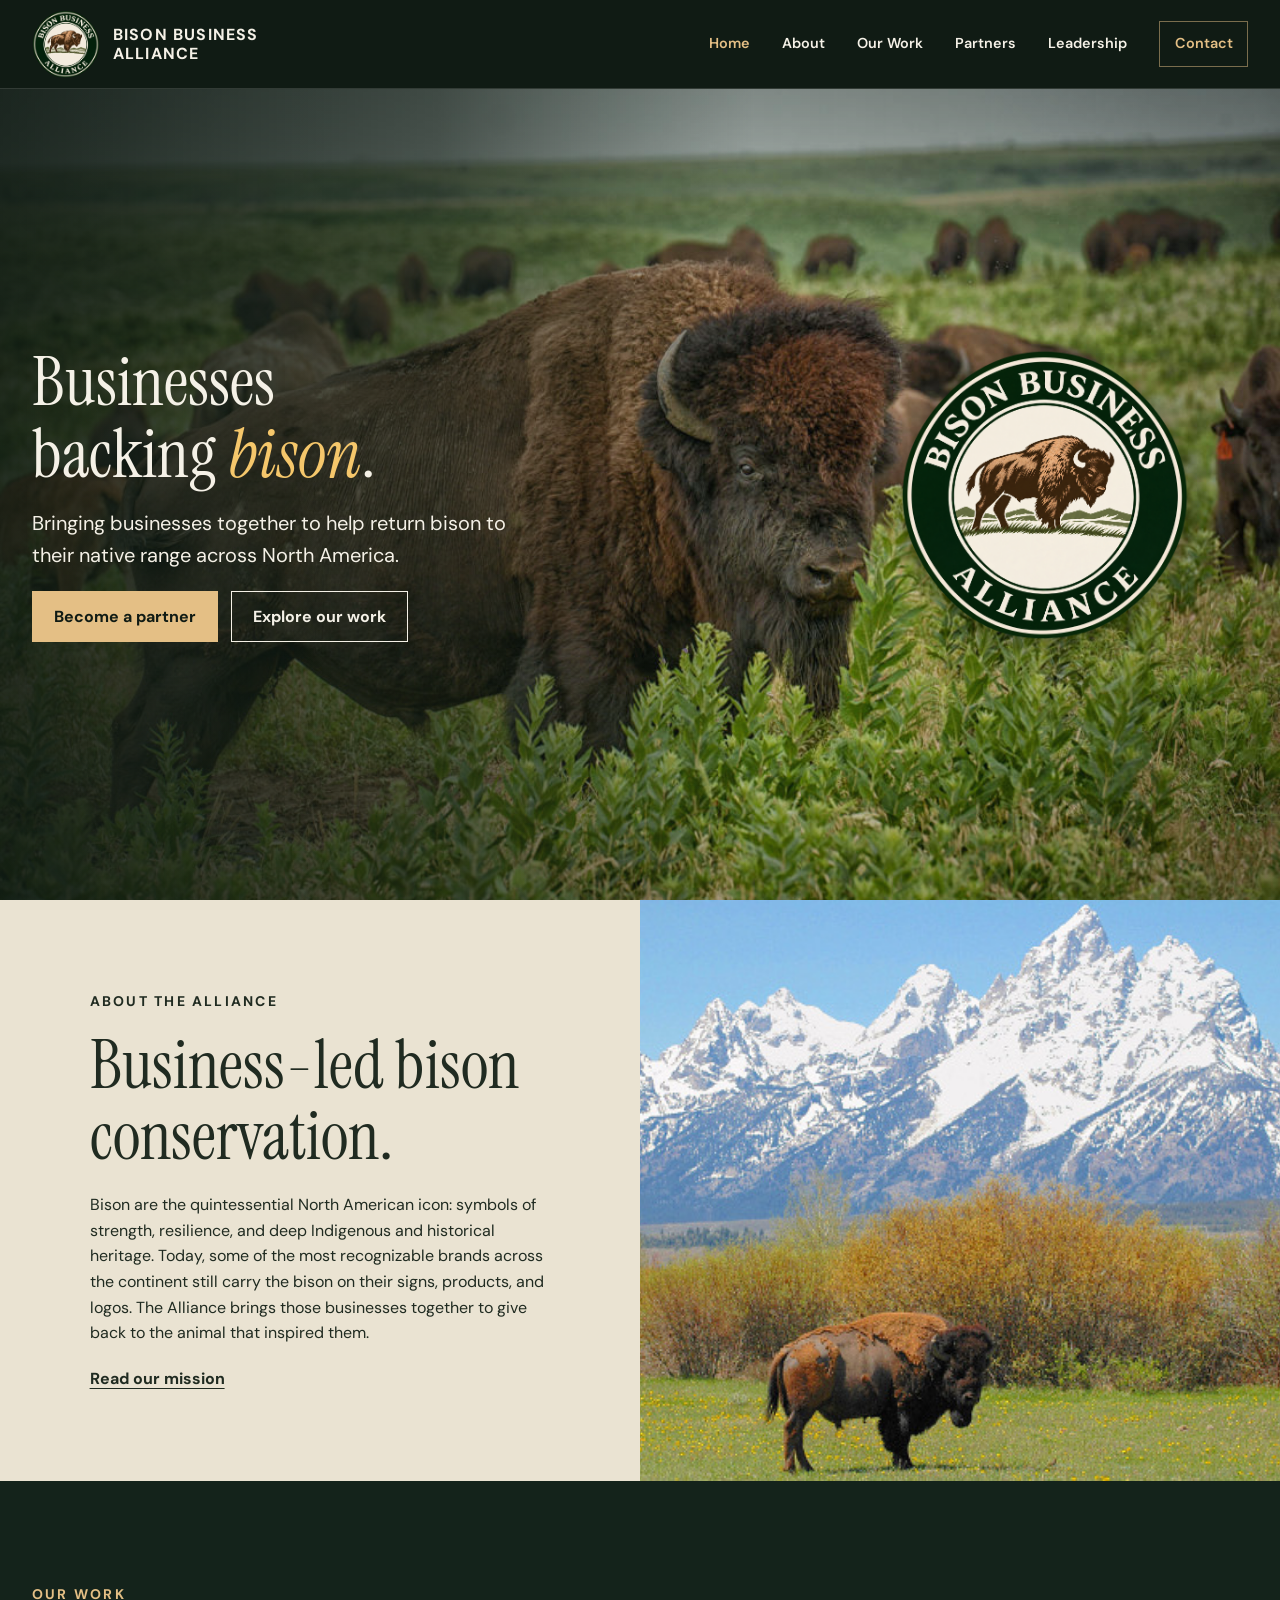
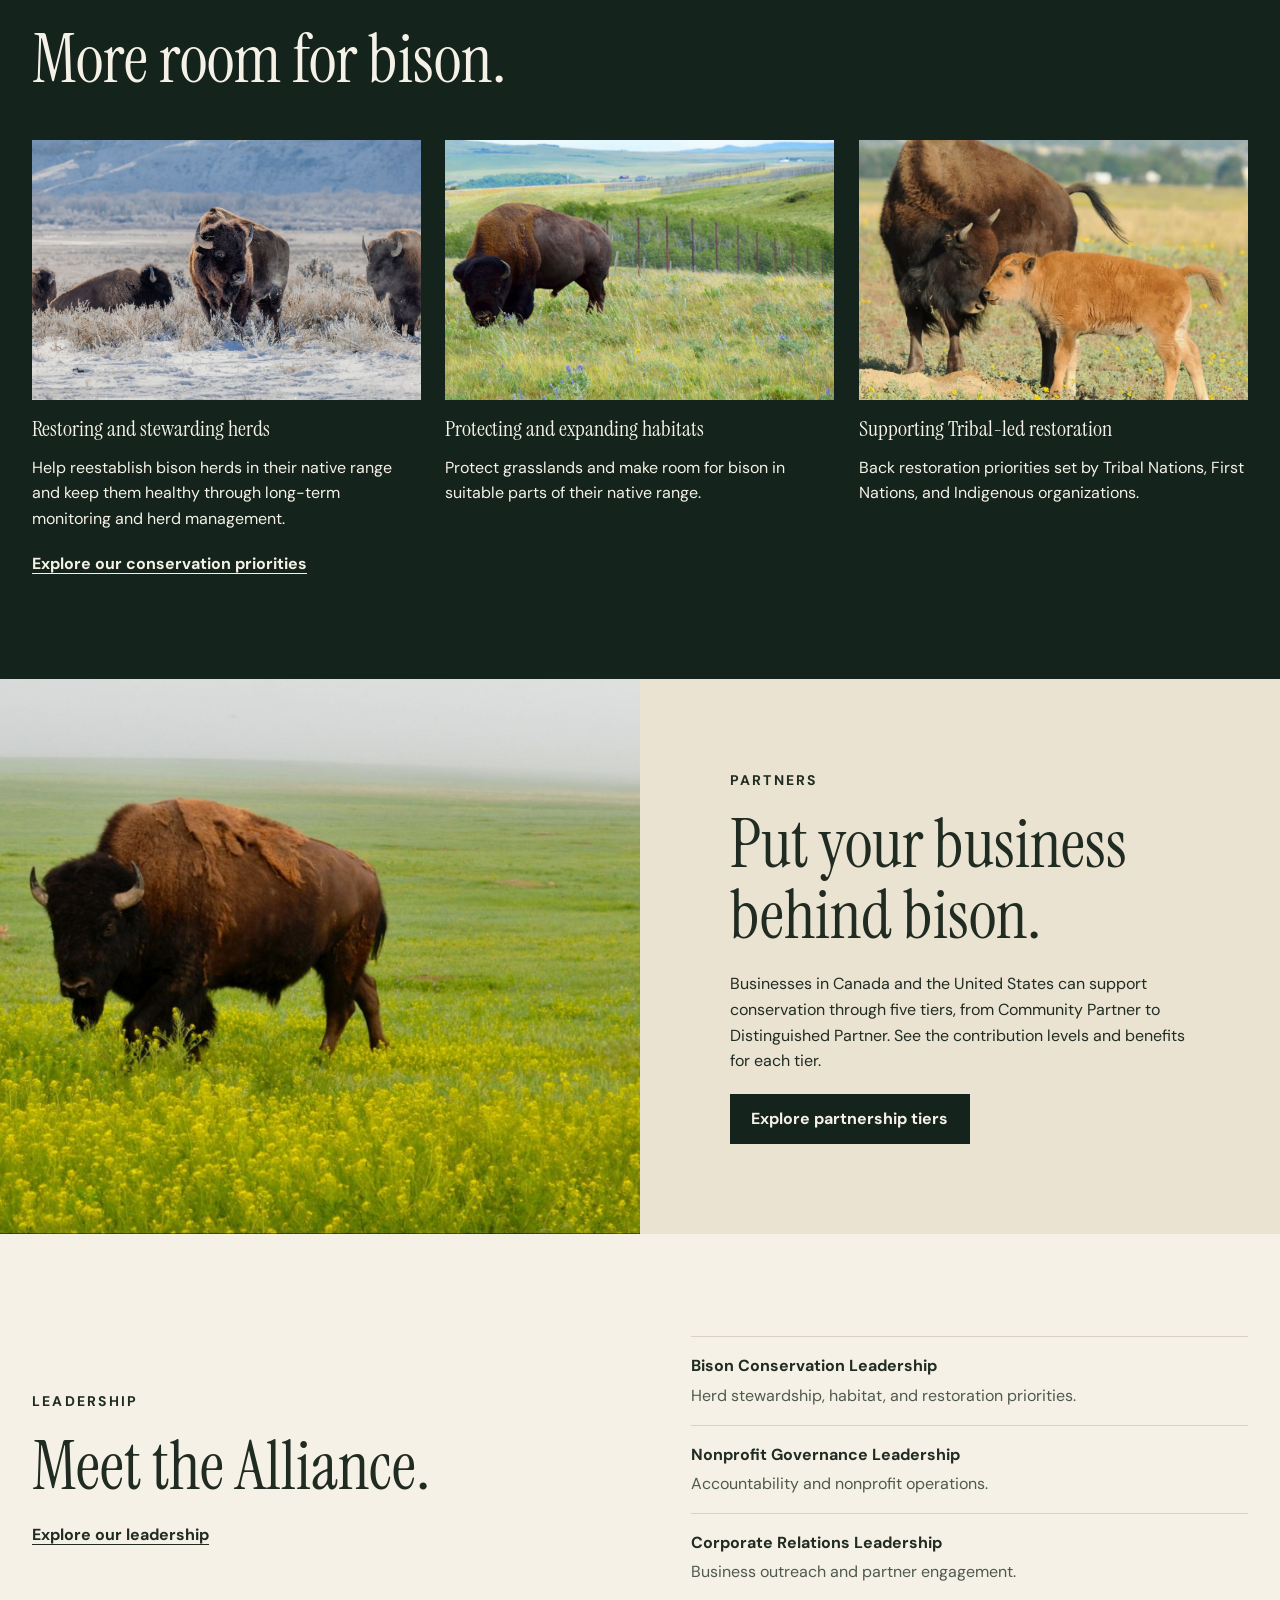
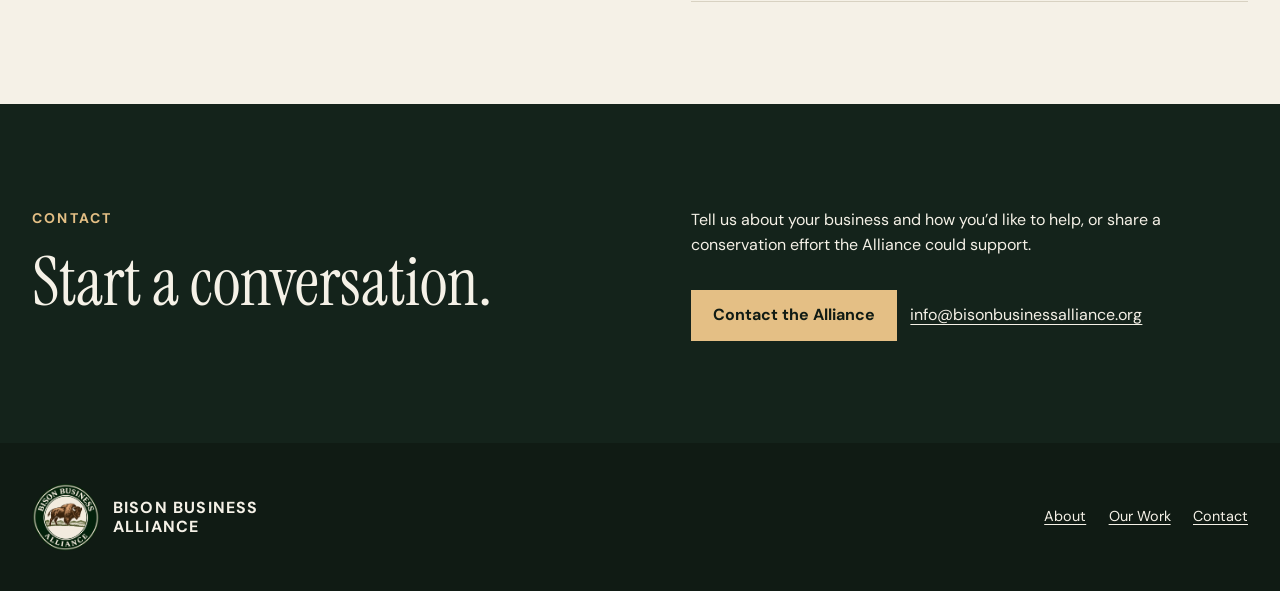
<file: index.html>
<!doctype html>
<html lang="en">
<head>
  <meta charset="utf-8">
  <meta name="viewport" content="width=device-width, initial-scale=1">
  <meta name="description" content="Businesses in Canada and the United States working together for bison conservation.">
  <meta name="theme-color" content="#101b14">
  <title>Bison Business Alliance | Businesses for Bison</title>
  <link rel="icon" href="emblem.png" type="image/png">
  <link rel="stylesheet" href="styles.css?v=work-titles">
  
</head>
<body>
  <a class="skip" href="#main">Skip to content</a>
  <header class="site-header">
    <div class="wrap header-inner">
      <a class="wordmark" href="index.html"><img src="emblem.png" width="68" height="68" alt=""><span>Bison Business<br>Alliance</span></a>
      <nav aria-label="Main navigation"><a href="index.html" aria-current="page">Home</a><a href="mission.html">About</a><a href="conservation.html">Our Work</a><a href="businesses.html">Partners</a><a href="leadership.html">Leadership</a><a href="contact.html" class="nav-cta">Contact</a></nav>
    </div>
  </header>
  <main id="main">
    <section class="hero" aria-labelledby="hero-title">
      <div class="wrap hero-inner">
        <div class="hero-copy">
          <h1 id="hero-title">Businesses backing <em>bison</em>.</h1>
          <p>Bringing businesses together to help return bison to their native range across North America.</p>
          <div class="actions">
            <a class="button" href="businesses.html">Become a partner</a>
            <a class="button outline" href="conservation.html">Explore our work</a>
          </div>
        </div>
        <img class="hero-seal" src="emblem.png" alt="" width="240" height="240" fetchpriority="high">
      </div>
    </section>

    <section class="feature band" id="about" aria-labelledby="home-about-title">
      <div class="feature-text">
        <span class="eyebrow">About the Alliance</span>
        <h2 id="home-about-title">Business-led bison conservation.</h2>
        <p>Bison are the quintessential North American icon: symbols of strength, resilience, and deep Indigenous and historical heritage. Today, some of the most recognizable brands across the continent still carry the bison on their signs, products, and logos. The Alliance brings those businesses together to give back to the animal that inspired them.</p>
        <a class="text-link" href="mission.html">Read our mission</a>
      </div>
      <img class="feature-photo" src="bison-by-mountains.jpg" alt="A bison grazing below snowy mountain peaks" width="638" height="362" loading="lazy">
    </section>

    <section class="section dark" id="our-work" aria-labelledby="home-work-title">
      <div class="wrap">
        <span class="eyebrow">Our Work</span>
        <h2 id="home-work-title">More room for bison.</h2>
        <div class="cards home-priorities">
          <article class="card">
            <div class="priority-image">
              <img class="priority-photo" src="bison-on-winter-range.jpg" alt="Bison standing and resting on snowy open range" width="1600" height="800" loading="lazy">
            </div>
            <h3>Restoring and stewarding herds</h3>
            <p>Help reestablish bison herds in their native range and keep them healthy through long-term monitoring and herd management.</p>
          </article>
          <article class="card">
            <div class="priority-image">
              <img class="priority-photo grazing-photo" src="bison-grazing.jpg" alt="A bison grazing among prairie wildflowers" width="2048" height="1512" loading="lazy">
            </div>
            <h3>Protecting and expanding habitats</h3>
            <p>Protect grasslands and make room for bison in suitable parts of their native range.</p>
          </article>
          <article class="card">
            <div class="priority-image">
              <img class="priority-photo" src="bison-with-calf.jpg" alt="An adult bison touching noses with a calf" width="1024" height="775" loading="lazy">
            </div>
            <h3>Supporting Tribal-led restoration</h3>
            <p>Back restoration priorities set by Tribal Nations, First Nations, and Indigenous organizations.</p>
          </article>
        </div>
        <a class="text-link" href="conservation.html">Explore our conservation priorities</a>
      </div>
    </section>

    <section class="feature band" id="partners" aria-labelledby="home-partners-title">
      <img class="feature-photo" src="bison-in-field.jpg" alt="A bison standing in a field of yellow wildflowers" width="1999" height="1290" loading="lazy">
      <div class="feature-text">
        <span class="eyebrow">Partners</span>
        <h2 id="home-partners-title">Put your business behind bison.</h2>
        <p>Businesses in Canada and the United States can support conservation through five tiers, from Community Partner to Distinguished Partner. See the contribution levels and benefits for each tier.</p>
        <a class="button forest text-link" href="businesses.html">Explore partnership tiers</a>
      </div>
    </section>

    <section class="section" id="leadership" aria-labelledby="home-leadership-title">
      <div class="wrap split home-leadership">
        <div>
          <span class="eyebrow">Leadership</span>
          <h2 id="home-leadership-title">Meet the Alliance.</h2>
          <a class="text-link" href="leadership.html">Explore our leadership</a>
        </div>
        <ul class="home-leadership-list">
          <li><strong>Bison Conservation Leadership</strong><p>Herd stewardship, habitat, and restoration priorities.</p></li>
          <li><strong>Nonprofit Governance Leadership</strong><p>Accountability and nonprofit operations.</p></li>
          <li><strong>Corporate Relations Leadership</strong><p>Business outreach and partner engagement.</p></li>
        </ul>
      </div>
    </section>

    <section class="section dark" id="contact" aria-labelledby="home-contact-title">
      <div class="wrap split">
        <div>
          <span class="eyebrow">Contact</span>
          <h2 id="home-contact-title">Start a conversation.</h2>
        </div>
        <div>
          <p>Tell us about your business and how you’d like to help, or share a conservation effort the Alliance could support.</p>
          <div class="actions">
            <a class="button" href="contact.html">Contact the Alliance</a>
            <a class="email-link home-contact-email" href="mailto:info@bisonbusinessalliance.org">info@bisonbusinessalliance.org</a>
          </div>
        </div>
      </div>
    </section>
  </main>
  <footer class="site-footer">
    <div class="wrap footer-inner">
      <a class="wordmark" href="index.html"><img src="emblem.png" width="68" height="68" alt=""><span>Bison Business<br>Alliance</span></a>
      <div class="footer-links">
        <a href="mission.html">About</a>
        <a href="conservation.html">Our Work</a>
        <a href="contact.html">Contact</a>
      </div>
    </div>
  </footer>
</body>
</html>
</file>
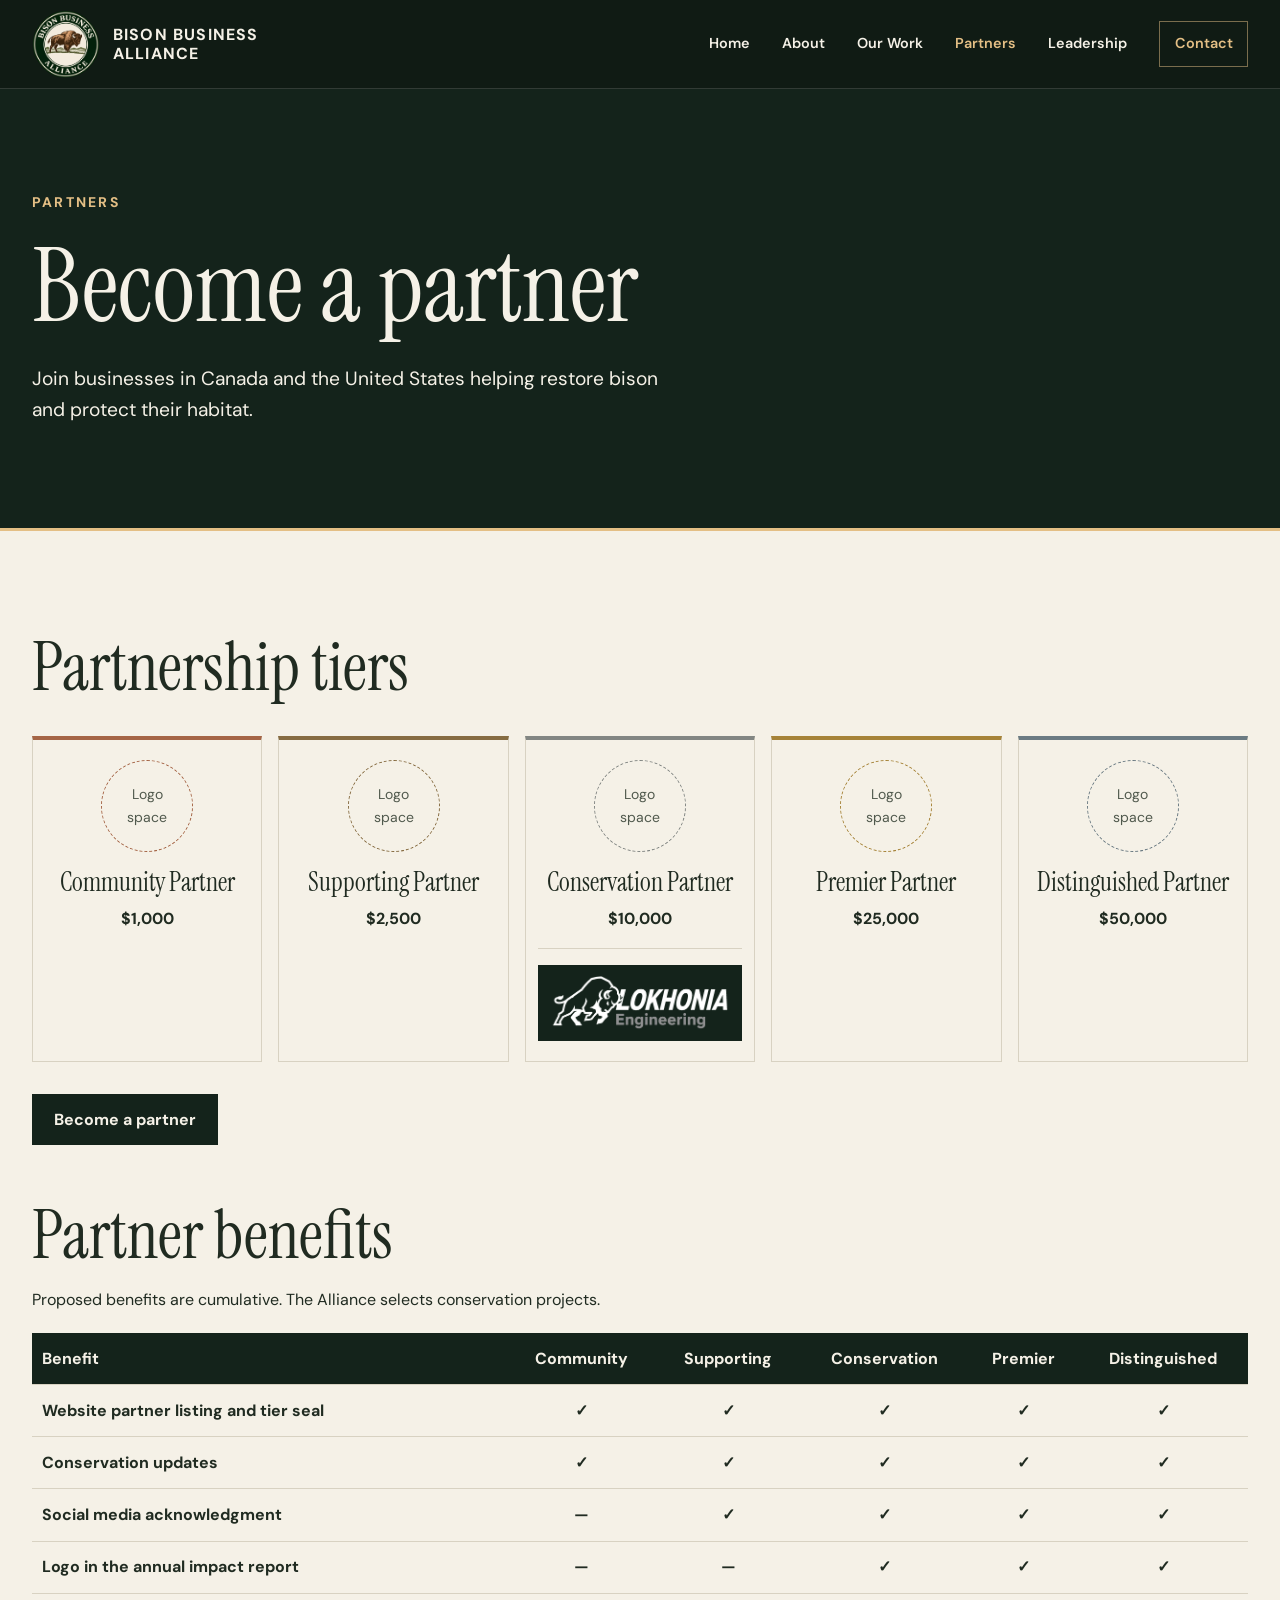
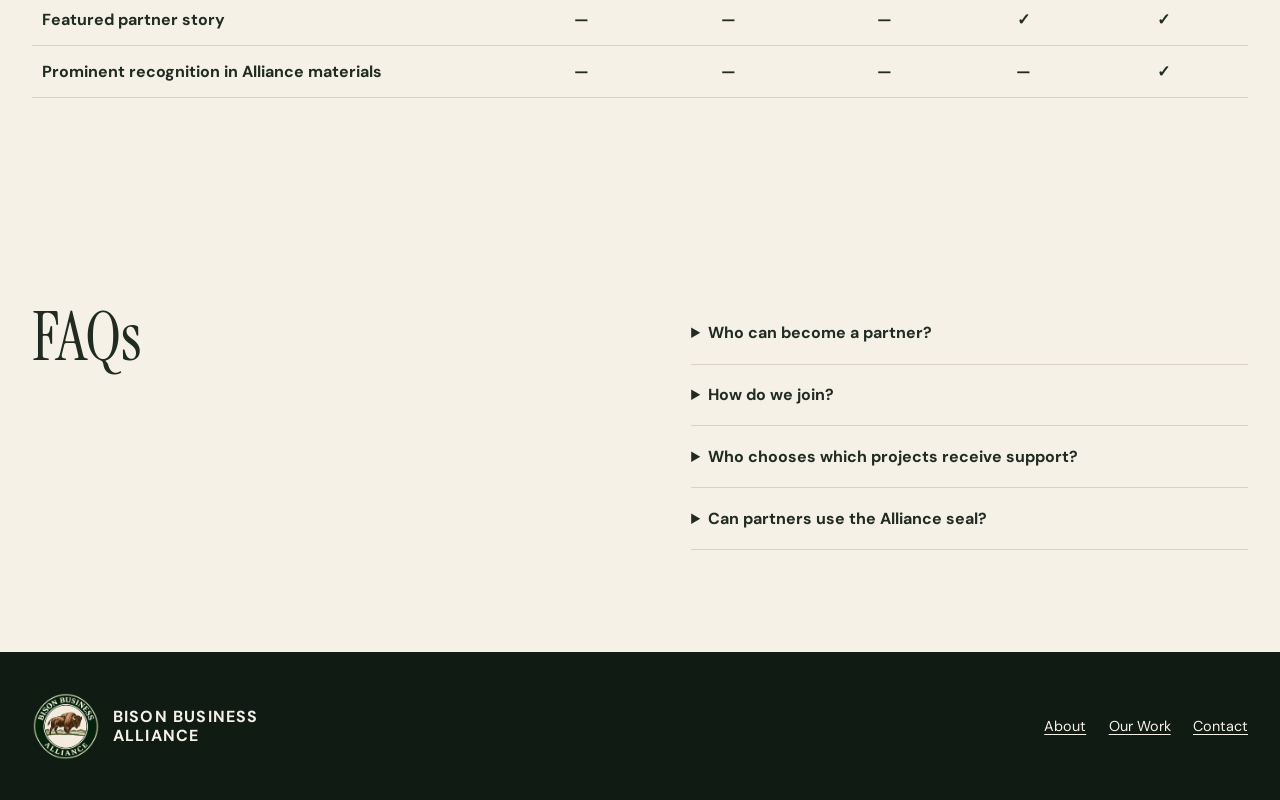
<file: businesses.html>
<!doctype html>
<html lang="en">
<head>
  <meta charset="utf-8">
  <meta name="viewport" content="width=device-width, initial-scale=1">
  <meta name="description" content="Five partnership tiers, a benefits checklist, and ways for businesses to join the Alliance.">
  <meta name="theme-color" content="#101b14">
  <title>Partners | Bison Business Alliance</title>
  <link rel="icon" href="emblem.png" type="image/png">
  <link rel="stylesheet" href="styles.css">
  
</head>
<body>
  <a class="skip" href="#main">Skip to content</a>
  <header class="site-header">
    <div class="wrap header-inner">
      <a class="wordmark" href="index.html"><img src="emblem.png" width="68" height="68" alt=""><span>Bison Business<br>Alliance</span></a>
      <nav aria-label="Main navigation"><a href="index.html">Home</a><a href="mission.html">About</a><a href="conservation.html">Our Work</a><a href="businesses.html" aria-current="page">Partners</a><a href="leadership.html">Leadership</a><a href="contact.html" class="nav-cta">Contact</a></nav>
    </div>
  </header>
  <main id="main">
    <section class="page-head"><div class="wrap">
      <span class="eyebrow">Partners</span>
      <h1>Become a partner</h1>
      <p>Join businesses in Canada and the United States helping restore bison and protect their habitat.</p>
    </div></section>
    <section class="section"><div class="wrap">
      <h2>Partnership tiers</h2>
      <div class="tier-grid">
          <article class="tier-card copper">
            <!-- Replace this div with an img using the tier-logo class. -->
            <div class="tier-logo" data-tier="community">Logo space</div>
            <h3>Community Partner</h3>
            <p class="tier-amount">$1,000</p>
          </article>
          <article class="tier-card bronze">
            <!-- Replace this div with an img using the tier-logo class. -->
            <div class="tier-logo" data-tier="supporting">Logo space</div>
            <h3>Supporting Partner</h3>
            <p class="tier-amount">$2,500</p>
          </article>
          <article class="tier-card silver">
            <!-- Replace this div with an img using the tier-logo class. -->
            <div class="tier-logo" data-tier="conservation">Logo space</div>
            <h3>Conservation Partner</h3>
            <p class="tier-amount">$10,000</p>
            <div class="tier-partners">
              <a class="tier-partner-logo" href="https://lokhoniaengineering.com/">
                <img src="lokhonia-engineering.png" width="1536" height="465" loading="lazy" alt="Lokhonia Engineering">
              </a>
            </div>
          </article>
          <article class="tier-card gold">
            <!-- Replace this div with an img using the tier-logo class. -->
            <div class="tier-logo" data-tier="premier">Logo space</div>
            <h3>Premier Partner</h3>
            <p class="tier-amount">$25,000</p>
          </article>
          <article class="tier-card platinum">
            <!-- Replace this div with an img using the tier-logo class. -->
            <div class="tier-logo" data-tier="distinguished">Logo space</div>
            <h3>Distinguished Partner</h3>
            <p class="tier-amount">$50,000</p>
          </article>
      </div>
      <div class="actions"><a class="button forest" href="contact.html?interest=business">Become a partner</a></div>
      <h2 class="benefit-title" id="benefits">Partner benefits</h2>
      <p class="section-intro">Proposed benefits are cumulative. The Alliance selects conservation projects.</p>
      <div class="table-wrap" role="region" aria-labelledby="benefits" tabindex="0">
        <table>
          <thead><tr><th scope="col">Benefit</th><th scope="col">Community</th><th scope="col">Supporting</th><th scope="col">Conservation</th><th scope="col">Premier</th><th scope="col">Distinguished</th></tr></thead>
          <tbody>
              <tr><th scope="row">Website partner listing and tier seal</th><td><span aria-hidden="true">✓</span><span class="sr-only">Included</span></td><td><span aria-hidden="true">✓</span><span class="sr-only">Included</span></td><td><span aria-hidden="true">✓</span><span class="sr-only">Included</span></td><td><span aria-hidden="true">✓</span><span class="sr-only">Included</span></td><td><span aria-hidden="true">✓</span><span class="sr-only">Included</span></td></tr>
              <tr><th scope="row">Conservation updates</th><td><span aria-hidden="true">✓</span><span class="sr-only">Included</span></td><td><span aria-hidden="true">✓</span><span class="sr-only">Included</span></td><td><span aria-hidden="true">✓</span><span class="sr-only">Included</span></td><td><span aria-hidden="true">✓</span><span class="sr-only">Included</span></td><td><span aria-hidden="true">✓</span><span class="sr-only">Included</span></td></tr>
              <tr><th scope="row">Social media acknowledgment</th><td><span aria-hidden="true">—</span><span class="sr-only">Unavailable</span></td><td><span aria-hidden="true">✓</span><span class="sr-only">Included</span></td><td><span aria-hidden="true">✓</span><span class="sr-only">Included</span></td><td><span aria-hidden="true">✓</span><span class="sr-only">Included</span></td><td><span aria-hidden="true">✓</span><span class="sr-only">Included</span></td></tr>
              <tr><th scope="row">Logo in the annual impact report</th><td><span aria-hidden="true">—</span><span class="sr-only">Unavailable</span></td><td><span aria-hidden="true">—</span><span class="sr-only">Unavailable</span></td><td><span aria-hidden="true">✓</span><span class="sr-only">Included</span></td><td><span aria-hidden="true">✓</span><span class="sr-only">Included</span></td><td><span aria-hidden="true">✓</span><span class="sr-only">Included</span></td></tr>
              <tr><th scope="row">Featured partner story</th><td><span aria-hidden="true">—</span><span class="sr-only">Unavailable</span></td><td><span aria-hidden="true">—</span><span class="sr-only">Unavailable</span></td><td><span aria-hidden="true">—</span><span class="sr-only">Unavailable</span></td><td><span aria-hidden="true">✓</span><span class="sr-only">Included</span></td><td><span aria-hidden="true">✓</span><span class="sr-only">Included</span></td></tr>
              <tr><th scope="row">Prominent recognition in Alliance materials</th><td><span aria-hidden="true">—</span><span class="sr-only">Unavailable</span></td><td><span aria-hidden="true">—</span><span class="sr-only">Unavailable</span></td><td><span aria-hidden="true">—</span><span class="sr-only">Unavailable</span></td><td><span aria-hidden="true">—</span><span class="sr-only">Unavailable</span></td><td><span aria-hidden="true">✓</span><span class="sr-only">Included</span></td></tr>
          </tbody>
        </table>
      </div>
    </div></section>
    <section class="section"><div class="wrap split">
      <h2>FAQs</h2>
      <div>
        <details><summary>Who can become a partner?</summary><p>We welcome businesses in Canada and the United States that want to support bison conservation.</p></details>
        <details><summary>How do we join?</summary><p>Contact us with your business name and the tier you’re interested in. We’ll follow up with participation details.</p></details>
        <details><summary>Who chooses which projects receive support?</summary><p>The Alliance selects projects in consultation with the people leading the conservation work. Partner tiers determine recognition and benefits.</p></details>
        <details><summary>Can partners use the Alliance seal?</summary><p>Tier-specific seals are included in the proposed benefits. Contact the Alliance for approved artwork and usage guidelines.</p></details>
      </div>
    </div></section>
  </main>
  <footer class="site-footer">
    <div class="wrap footer-inner">
      <a class="wordmark" href="index.html"><img src="emblem.png" width="68" height="68" alt=""><span>Bison Business<br>Alliance</span></a>
      <div class="footer-links">
        <a href="mission.html">About</a>
        <a href="conservation.html">Our Work</a>
        <a href="contact.html">Contact</a>
      </div>
    </div>
  </footer>
</body>
</html>
</file>
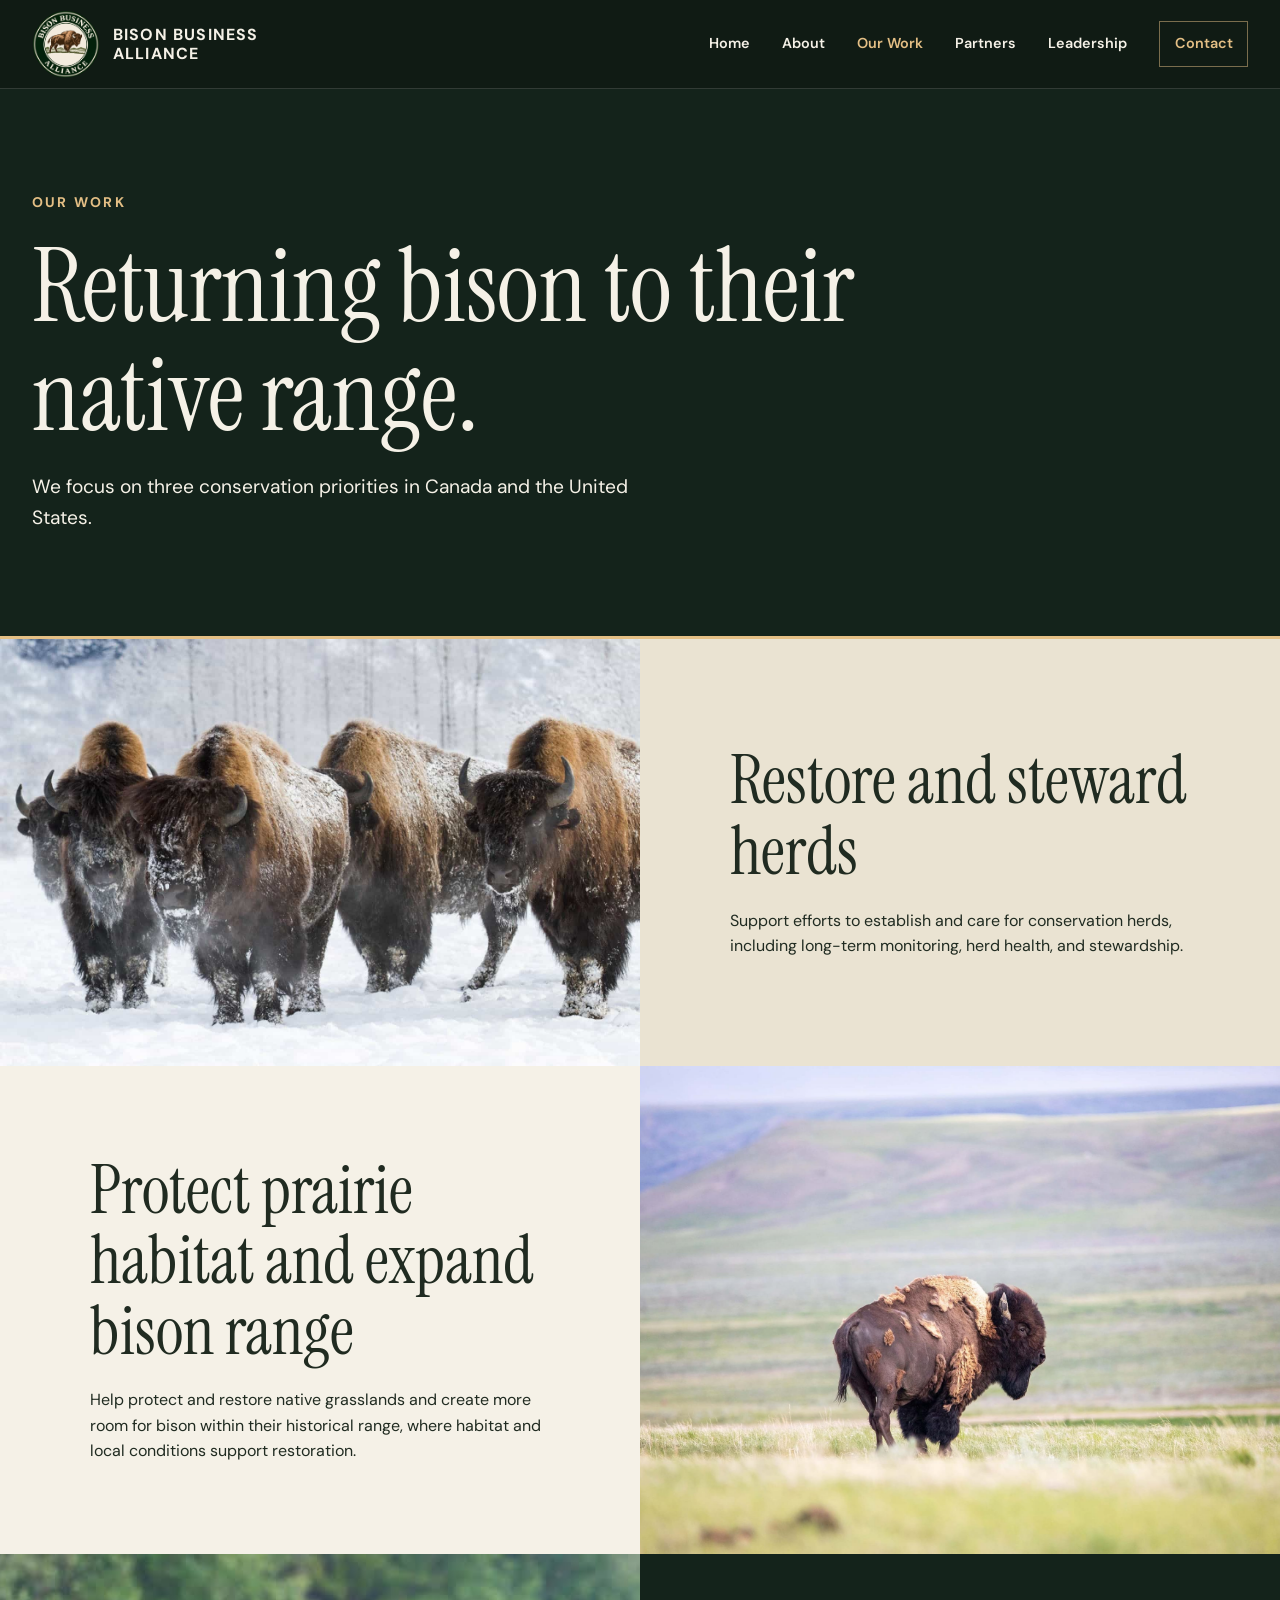
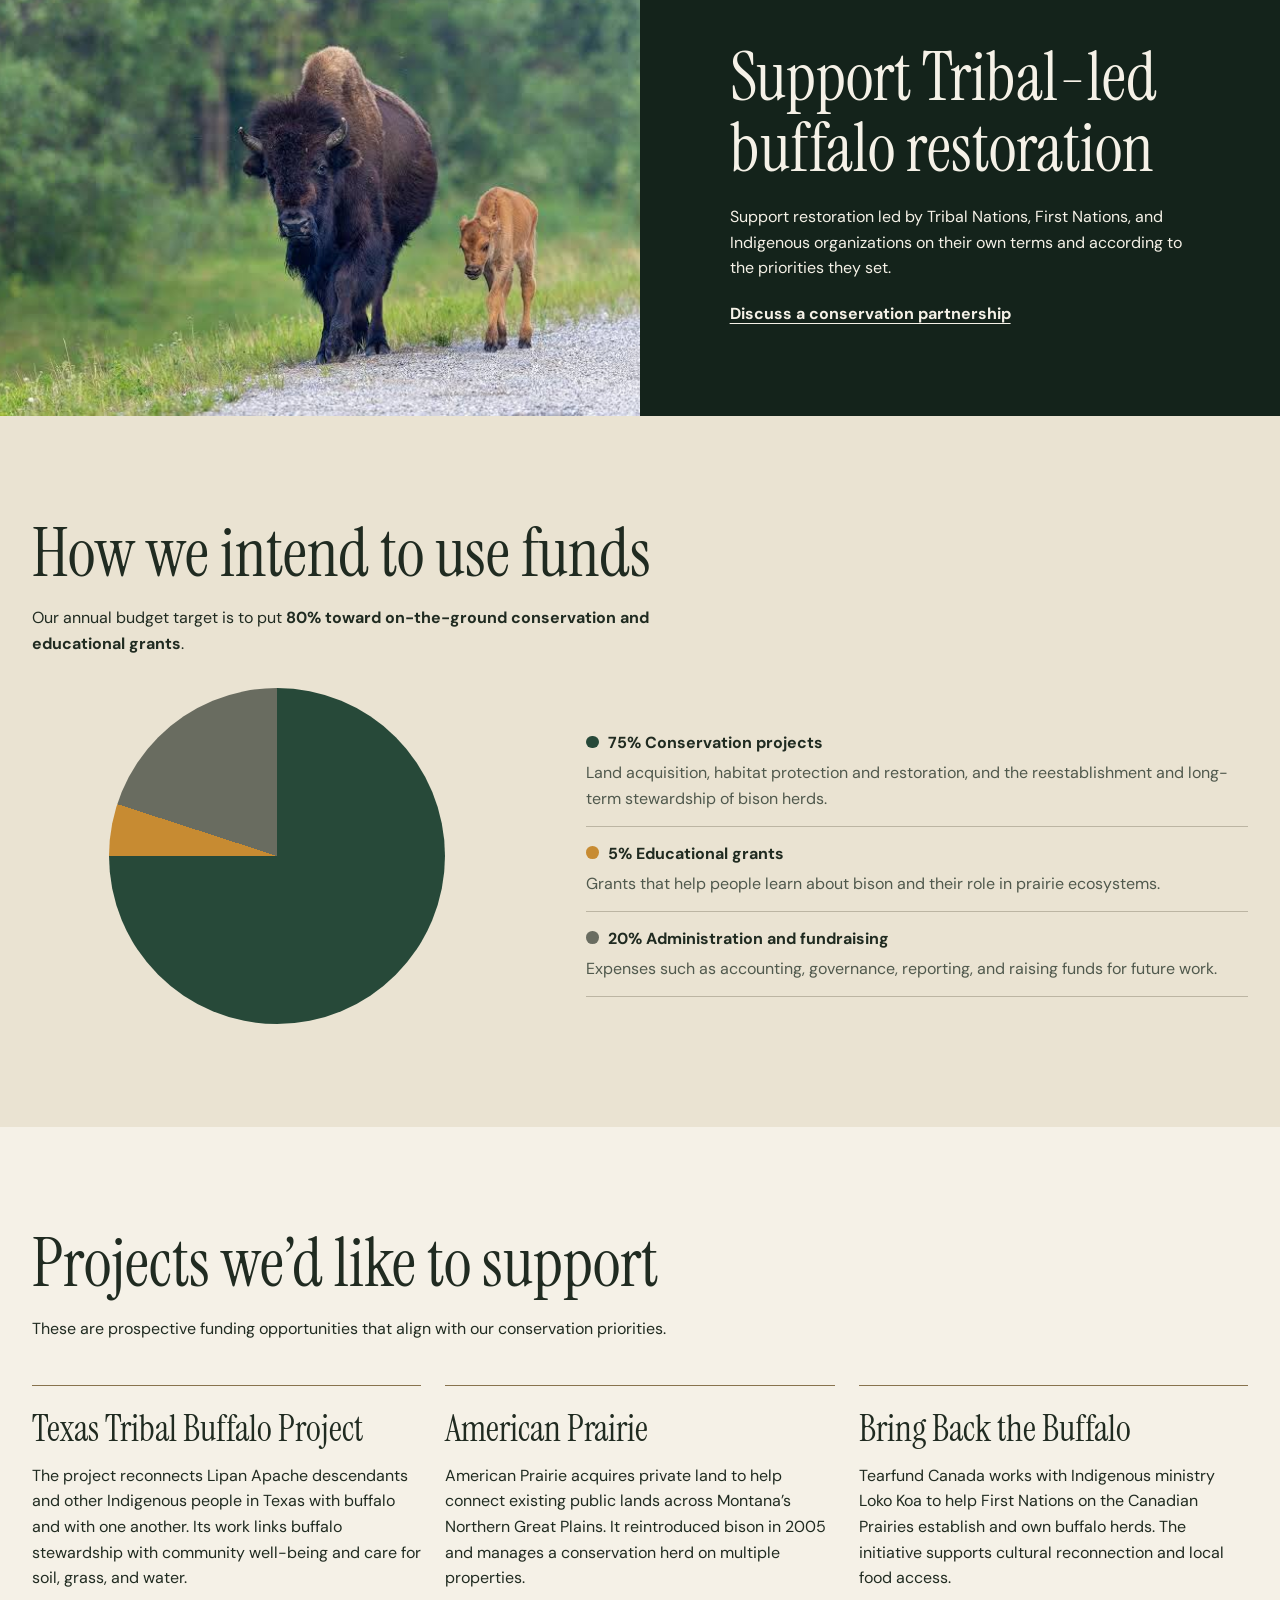
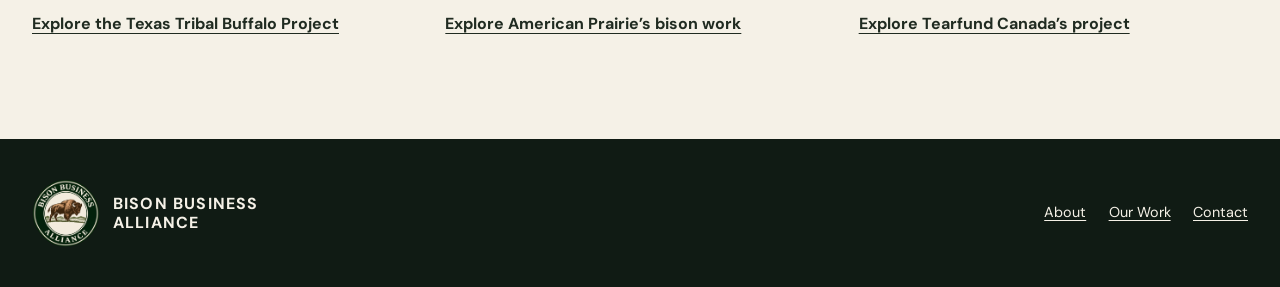
<file: conservation.html>
<!doctype html>
<html lang="en">
<head>
  <meta charset="utf-8">
  <meta name="viewport" content="width=device-width, initial-scale=1">
  <meta name="description" content="The Alliance’s bison herd, prairie habitat, range expansion, and Tribal-led restoration priorities.">
  <meta name="theme-color" content="#101b14">
  <title>Our Work | Bison Business Alliance</title>
  <link rel="icon" href="emblem.png" type="image/png">
  <link rel="stylesheet" href="styles.css?v=conservation-funding">
  
</head>
<body>
  <a class="skip" href="#main">Skip to content</a>
  <header class="site-header">
    <div class="wrap header-inner">
      <a class="wordmark" href="index.html"><img src="emblem.png" width="68" height="68" alt=""><span>Bison Business<br>Alliance</span></a>
      <nav aria-label="Main navigation"><a href="index.html">Home</a><a href="mission.html">About</a><a href="conservation.html" aria-current="page">Our Work</a><a href="businesses.html">Partners</a><a href="leadership.html">Leadership</a><a href="contact.html" class="nav-cta">Contact</a></nav>
    </div>
  </header>
  <main id="main">
    <section class="page-head"><div class="wrap">
      <span class="eyebrow">Our Work</span>
      <h1>Returning bison to their native range.</h1>
      <p>We focus on three conservation priorities in Canada and the United States.</p>
    </div></section>
    <section class="feature band">
      <img class="feature-photo" src="winter-bison.jpg" alt="A herd of snow-covered bison standing together in winter" width="1500" height="1000">
      <div class="feature-text"><h2>Restore and steward herds</h2><p>Support efforts to establish and care for conservation herds, including long-term monitoring, herd health, and stewardship.</p></div>
    </section>
    <section class="feature">
      <div class="feature-text"><h2>Protect prairie habitat and expand bison range</h2><p>Help protect and restore native grasslands and create more room for bison within their historical range, where habitat and local conditions support restoration.</p></div>
      <img class="feature-photo" src="bison-grasslands.jpg" alt="A bison standing in open, rolling grasslands" width="2000" height="1334" loading="lazy">
    </section>
    <section class="feature dark">
      <img class="feature-photo" src="bison-and-calf.jpg" alt="An adult bison walking next to a calf" loading="lazy">
      <div class="feature-text"><h2>Support Tribal-led buffalo restoration</h2><p>Support restoration led by Tribal Nations, First Nations, and Indigenous organizations on their own terms and according to the priorities they set.</p><a class="text-link" href="contact.html?interest=conservation">Discuss a conservation partnership</a></div>
    </section>
    <section class="section band" id="use-of-funds" aria-labelledby="funding-title">
      <div class="wrap">
        <h2 id="funding-title">How we intend to use funds</h2>
        <p class="section-intro funding-intro">Our annual budget target is to put <strong>80% toward on-the-ground conservation and educational grants</strong>.</p>
        <div class="funding-breakdown">
          <div class="funding-pie" aria-hidden="true"></div>
          <dl class="funding-key">
            <div class="funding-conservation">
              <dt><strong>75%</strong> Conservation projects</dt>
              <dd>Land acquisition, habitat protection and restoration, and the reestablishment and long-term stewardship of bison herds.</dd>
            </div>
            <div class="funding-education">
              <dt><strong>5%</strong> Educational grants</dt>
              <dd>Grants that help people learn about bison and their role in prairie ecosystems.</dd>
            </div>
            <div class="funding-operations">
              <dt><strong>20%</strong> Administration and fundraising</dt>
              <dd>Expenses such as accounting, governance, reporting, and raising funds for future work.</dd>
            </div>
          </dl>
        </div>
      </div>
    </section>
    <section class="section" id="prospective-projects" aria-labelledby="projects-title">
      <div class="wrap">
        <h2 id="projects-title">Projects we’d like to support</h2>
        <p class="section-intro funding-intro">These are prospective funding opportunities that align with our conservation priorities.</p>
        <div class="cards">
          <article class="card">
            <h3>Texas Tribal Buffalo Project</h3>
            <p>The project reconnects Lipan Apache descendants and other Indigenous people in Texas with buffalo and with one another. Its work links buffalo stewardship with community well-being and care for soil, grass, and water.</p>
            <a class="text-link" href="https://www.texastribalbuffaloproject.org/">Explore the Texas Tribal Buffalo Project</a>
          </article>
          <article class="card">
            <h3>American Prairie</h3>
            <p>American Prairie acquires private land to help connect existing public lands across Montana’s Northern Great Plains. It reintroduced bison in 2005 and manages a conservation herd on multiple properties.</p>
            <a class="text-link" href="https://americanprairie.org/bison-restoration/">Explore American Prairie’s bison work</a>
          </article>
          <article class="card">
            <h3>Bring Back the Buffalo</h3>
            <p>Tearfund Canada works with Indigenous ministry Loko Koa to help First Nations on the Canadian Prairies establish and own buffalo herds. The initiative supports cultural reconnection and local food access.</p>
            <a class="text-link" href="https://tearfund.ca/bringbackthebuffalo/">Explore Tearfund Canada’s project</a>
          </article>
        </div>
      </div>
    </section>
  </main>
  <footer class="site-footer">
    <div class="wrap footer-inner">
      <a class="wordmark" href="index.html"><img src="emblem.png" width="68" height="68" alt=""><span>Bison Business<br>Alliance</span></a>
      <div class="footer-links">
        <a href="mission.html">About</a>
        <a href="conservation.html">Our Work</a>
        <a href="contact.html">Contact</a>
      </div>
    </div>
  </footer>
</body>
</html>
</file>
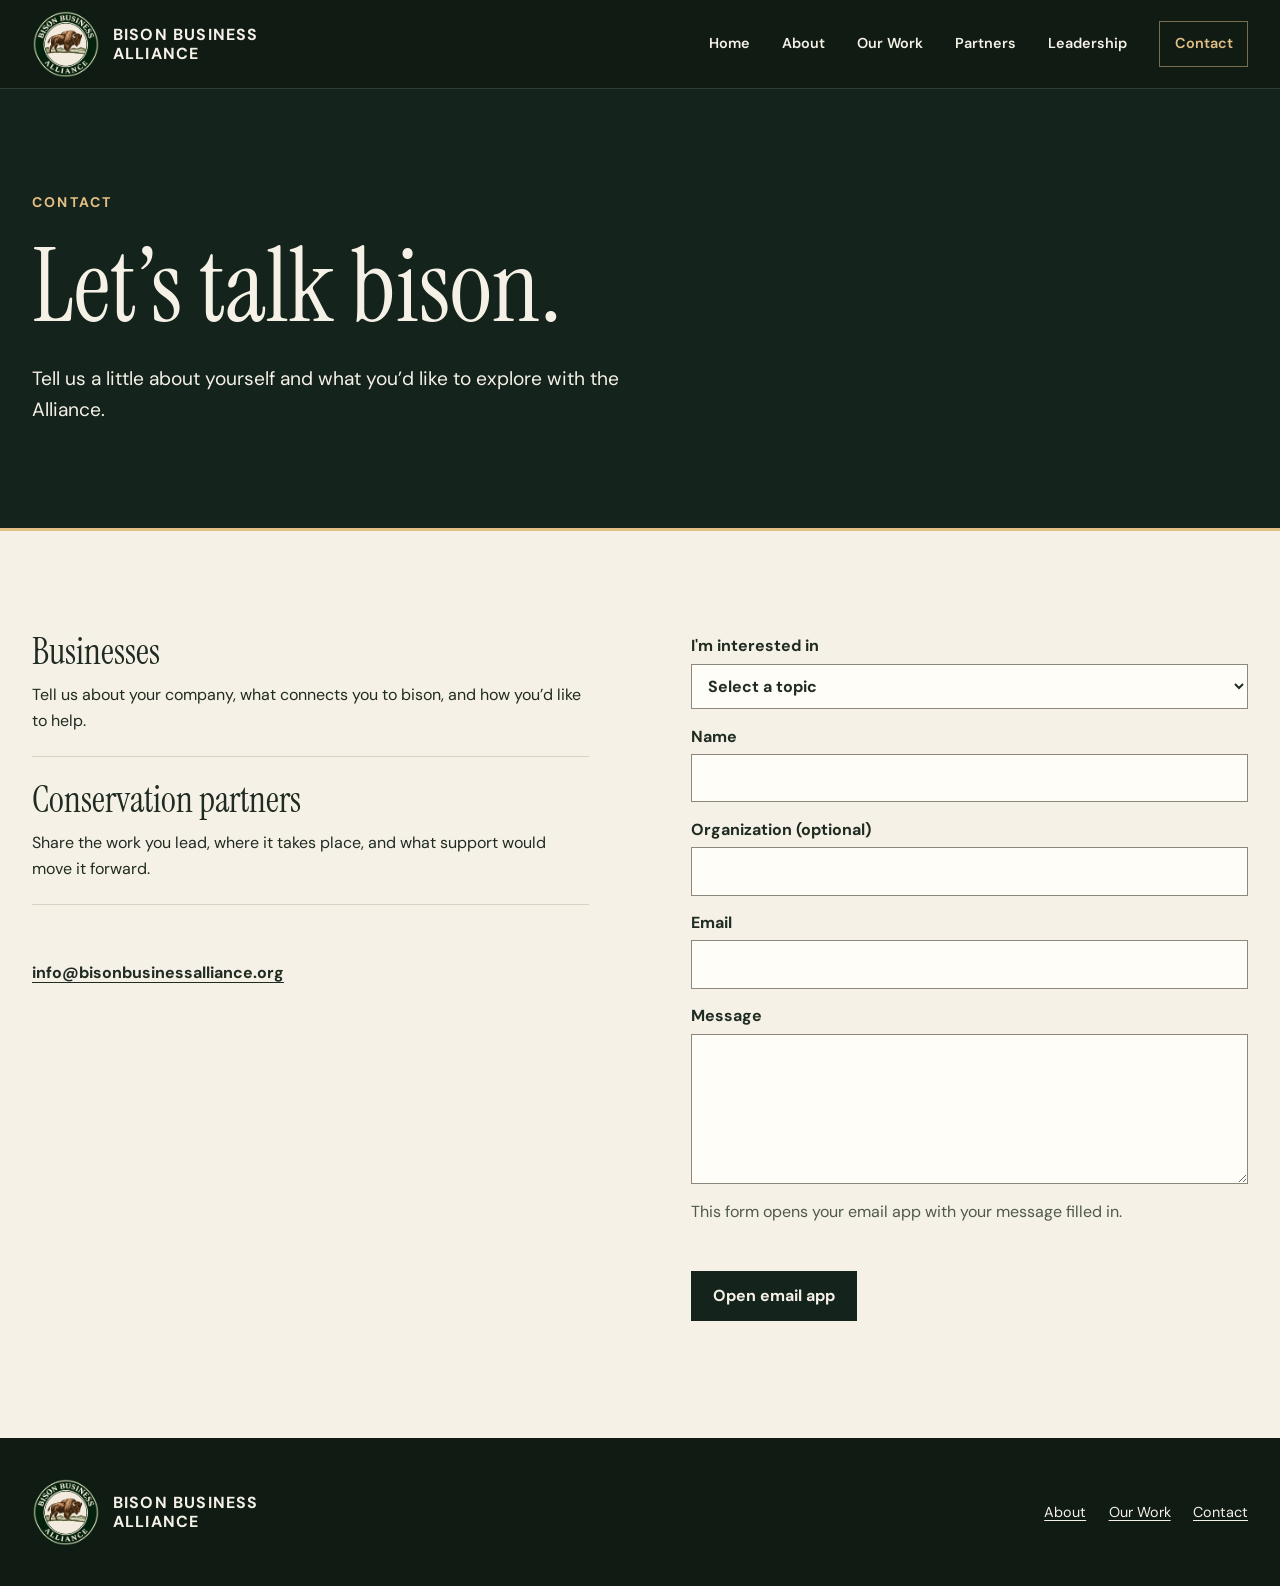
<file: contact.html>
<!doctype html>
<html lang="en">
<head>
  <meta charset="utf-8">
  <meta name="viewport" content="width=device-width, initial-scale=1">
  <meta name="description" content="Contact the Bison Business Alliance about business partnerships or conservation.">
  <meta name="theme-color" content="#101b14">
  <title>Contact | Bison Business Alliance</title>
  <link rel="icon" href="emblem.png" type="image/png">
  <link rel="stylesheet" href="styles.css">
  <script src="contact.js" defer></script>
</head>
<body>
  <a class="skip" href="#main">Skip to content</a>
  <header class="site-header">
    <div class="wrap header-inner">
      <a class="wordmark" href="index.html"><img src="emblem.png" width="68" height="68" alt=""><span>Bison Business<br>Alliance</span></a>
      <nav aria-label="Main navigation"><a href="index.html">Home</a><a href="mission.html">About</a><a href="conservation.html">Our Work</a><a href="businesses.html">Partners</a><a href="leadership.html">Leadership</a><a href="contact.html" aria-current="page" class="nav-cta">Contact</a></nav>
    </div>
  </header>
  <main id="main">
    <section class="page-head">
      <div class="wrap">
        <span class="eyebrow">Contact</span>
        <h1>Let’s talk bison.</h1>
        <p>Tell us a little about yourself and what you’d like to explore with the Alliance.</p>
      </div>
    </section>
    <section class="section">
      <div class="wrap split">
        <div class="list">
          <article><h3>Businesses</h3><p>Tell us about your company, what connects you to bison, and how you’d like to help.</p></article>
          <article><h3>Conservation partners</h3><p>Share the work you lead, where it takes place, and what support would move it forward.</p></article>
          <p><a class="text-link email-link" id="contact-email" href="mailto:info@bisonbusinessalliance.org">info@bisonbusinessalliance.org</a></p>
        </div>
        <form id="interest-form" hidden>
          <label>I'm interested in
            <select name="interest" required>
              <option value="">Select a topic</option>
              <option value="business">Business partnership</option>
              <option value="conservation">Conservation partnership</option>
              <option value="general">General inquiry</option>
            </select>
          </label>
          <label>Name <input name="name" autocomplete="name" required></label>
          <label>Organization (optional) <input name="organization" autocomplete="organization"></label>
          <label>Email <input name="email" type="email" autocomplete="email" required></label>
          <label>Message <textarea name="message" rows="5" required></textarea></label>
          <p class="form-note" id="contact-note">This form opens your email app with your message filled in.</p>
          <div class="actions form-actions">
            <button class="button forest" id="send-inquiry" type="submit">Open email app</button>
          </div>
          <p id="form-status" role="status"></p>
          <noscript>Use the email link above to contact the Alliance.</noscript>
        </form>
      </div>
    </section>

  </main>
  <footer class="site-footer">
    <div class="wrap footer-inner">
      <a class="wordmark" href="index.html"><img src="emblem.png" width="68" height="68" alt=""><span>Bison Business<br>Alliance</span></a>
      <div class="footer-links">
        <a href="mission.html">About</a>
        <a href="conservation.html">Our Work</a>
        <a href="contact.html">Contact</a>
      </div>
    </div>
  </footer>
</body>
</html>
</file>
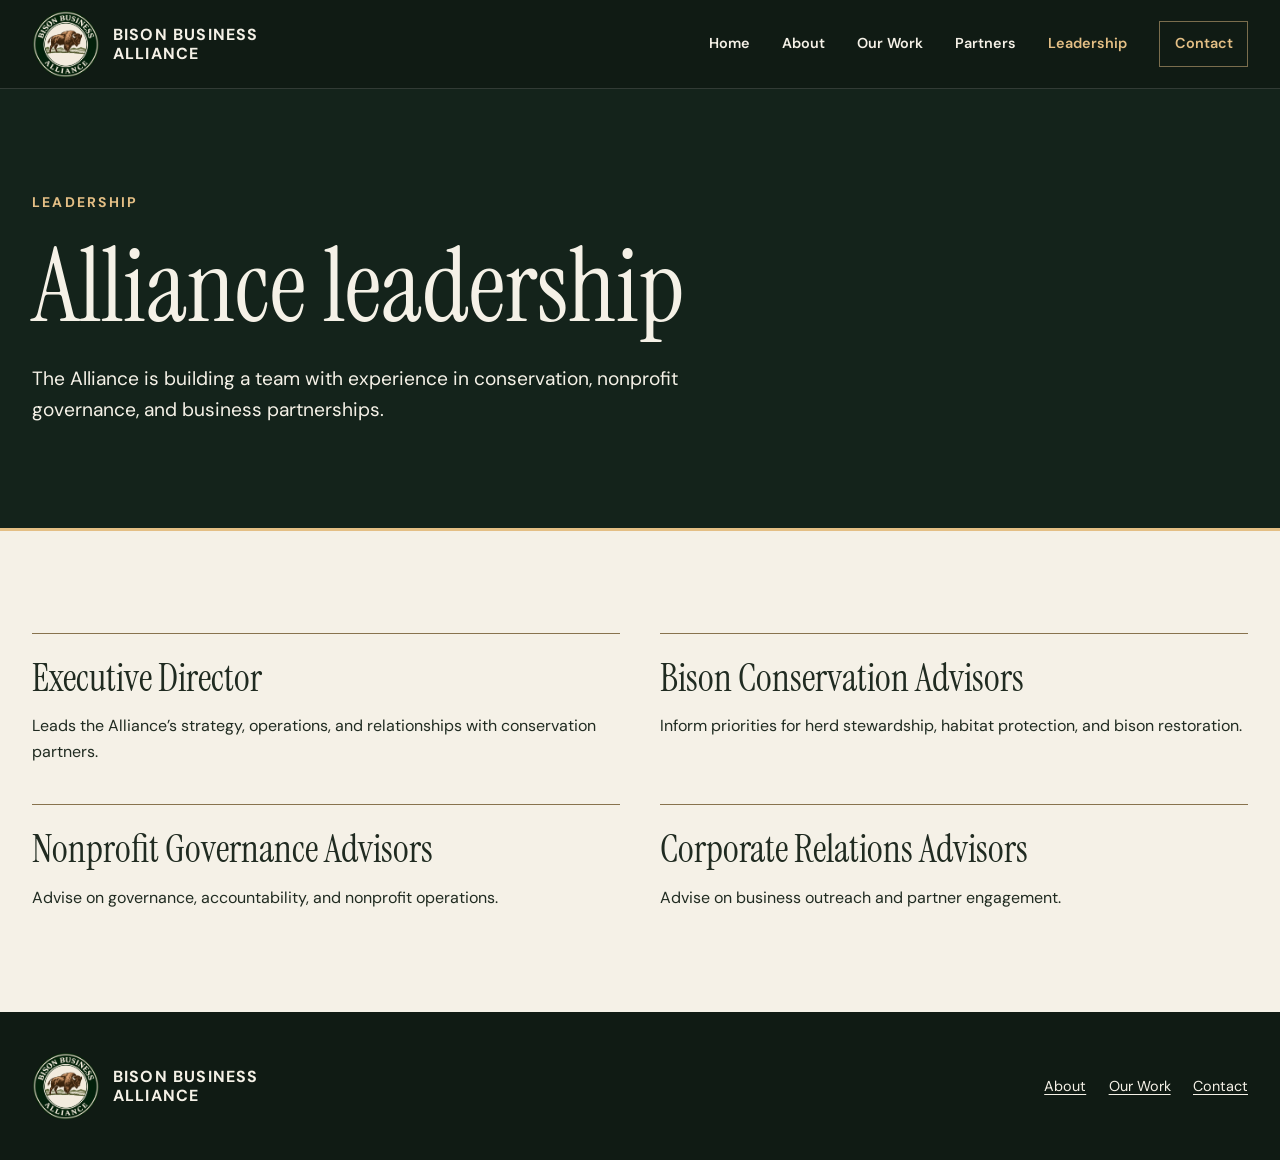
<file: leadership.html>
<!doctype html>
<html lang="en">
<head>
  <meta charset="utf-8">
  <meta name="viewport" content="width=device-width, initial-scale=1">
  <meta name="description" content="Executive director and advisory roles at the Bison Business Alliance.">
  <meta name="theme-color" content="#101b14">
  <title>Leadership | Bison Business Alliance</title>
  <link rel="icon" href="emblem.png" type="image/png">
  <link rel="stylesheet" href="styles.css">
  
</head>
<body>
  <a class="skip" href="#main">Skip to content</a>
  <header class="site-header">
    <div class="wrap header-inner">
      <a class="wordmark" href="index.html"><img src="emblem.png" width="68" height="68" alt=""><span>Bison Business<br>Alliance</span></a>
      <nav aria-label="Main navigation"><a href="index.html">Home</a><a href="mission.html">About</a><a href="conservation.html">Our Work</a><a href="businesses.html">Partners</a><a href="leadership.html" aria-current="page">Leadership</a><a href="contact.html" class="nav-cta">Contact</a></nav>
    </div>
  </header>
  <main id="main">
    <section class="page-head"><div class="wrap">
      <span class="eyebrow">Leadership</span>
      <h1>Alliance leadership</h1>
      <p>The Alliance is building a team with experience in conservation, nonprofit governance, and business partnerships.</p>
    </div></section>
    <section class="section"><div class="wrap">
      <div class="leadership-grid">
        <article class="card"><h2>Executive Director</h2><p>Leads the Alliance’s strategy, operations, and relationships with conservation partners.</p></article>
        <article class="card"><h2>Bison Conservation Advisors</h2><p>Inform priorities for herd stewardship, habitat protection, and bison restoration.</p></article>
        <article class="card"><h2>Nonprofit Governance Advisors</h2><p>Advise on governance, accountability, and nonprofit operations.</p></article>
        <article class="card"><h2>Corporate Relations Advisors</h2><p>Advise on business outreach and partner engagement.</p></article>
      </div>
    </div></section>
  </main>
  <footer class="site-footer">
    <div class="wrap footer-inner">
      <a class="wordmark" href="index.html"><img src="emblem.png" width="68" height="68" alt=""><span>Bison Business<br>Alliance</span></a>
      <div class="footer-links">
        <a href="mission.html">About</a>
        <a href="conservation.html">Our Work</a>
        <a href="contact.html">Contact</a>
      </div>
    </div>
  </footer>
</body>
</html>
</file>
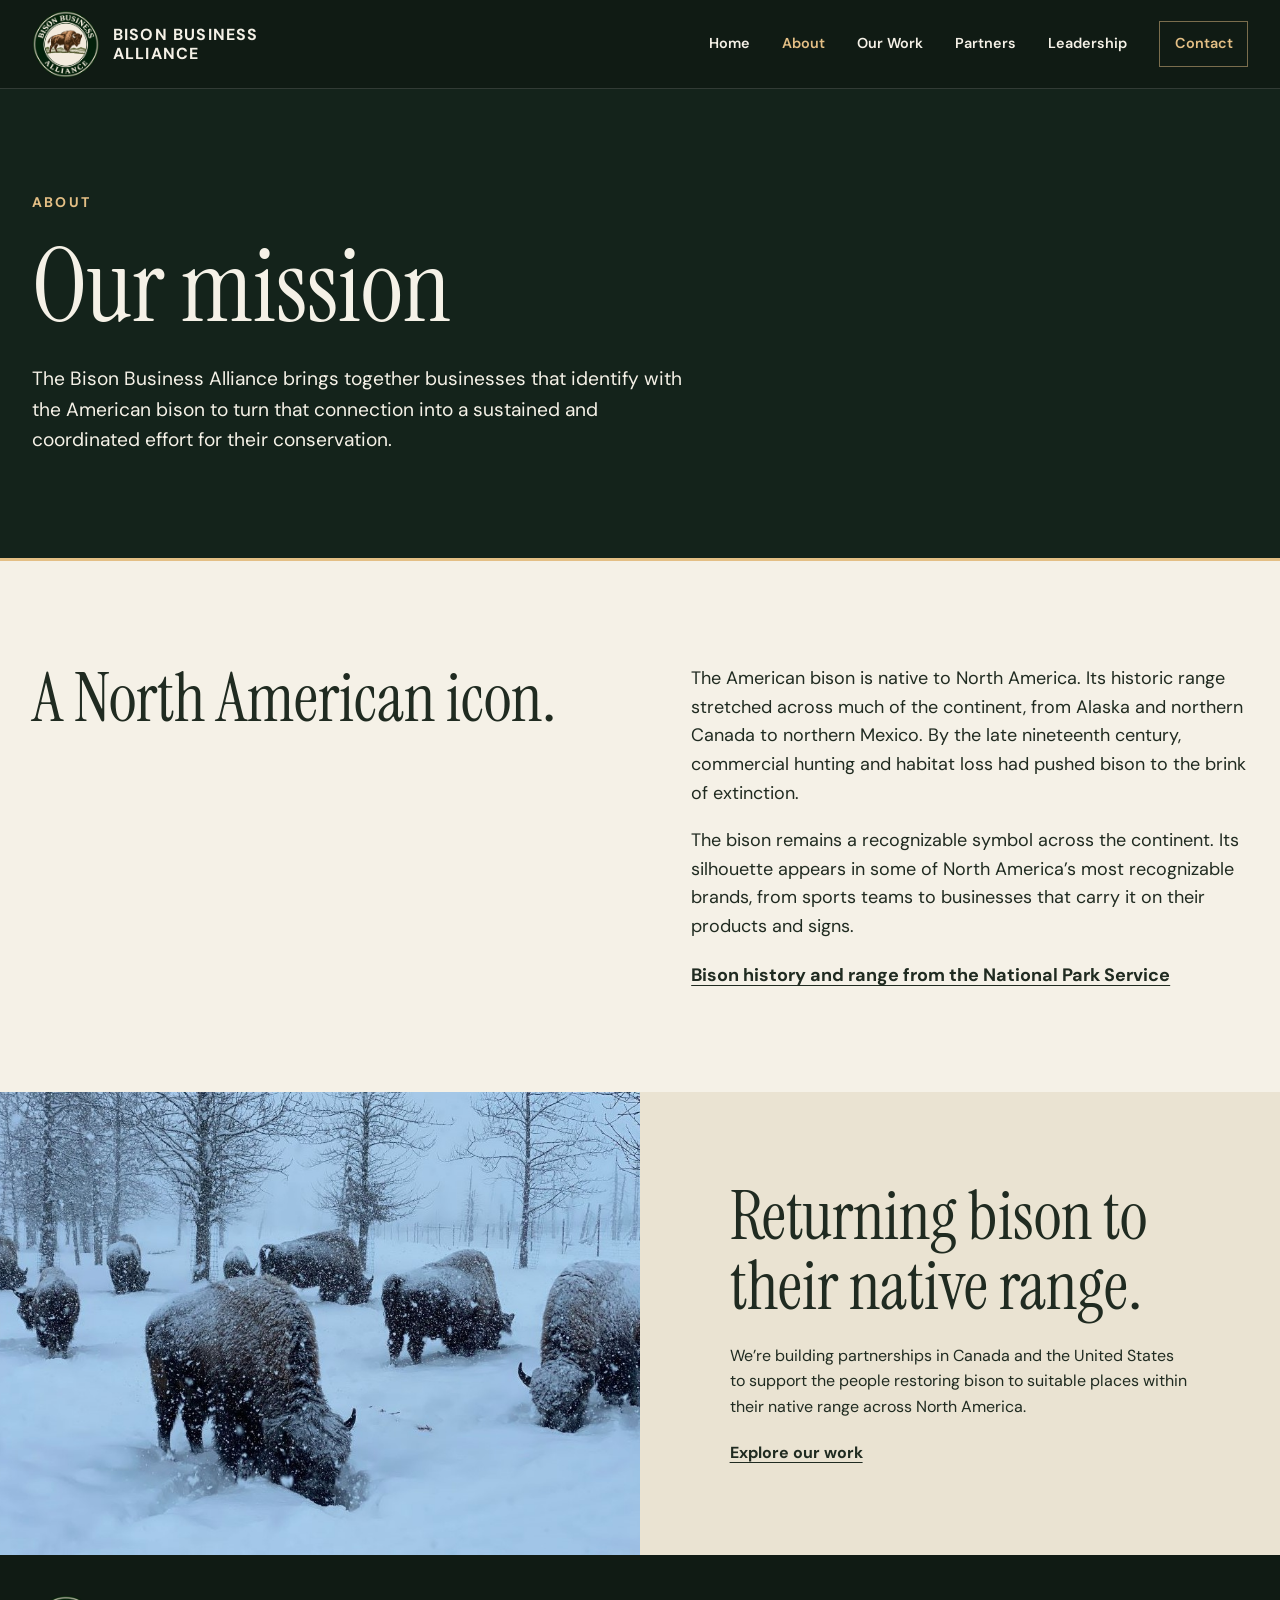
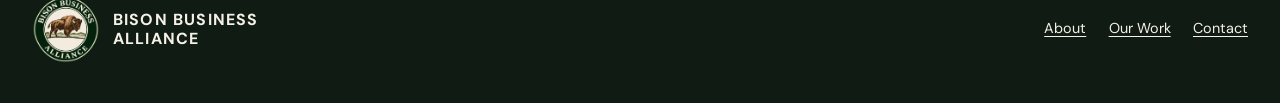
<file: mission.html>
<!doctype html>
<html lang="en">
<head>
  <meta charset="utf-8">
  <meta name="viewport" content="width=device-width, initial-scale=1">
  <meta name="description" content="The Alliance’s mission, the history of the American bison, and our focus in Canada and the United States.">
  <meta name="theme-color" content="#101b14">
  <title>About | Bison Business Alliance</title>
  <link rel="icon" href="emblem.png" type="image/png">
  <link rel="stylesheet" href="styles.css">
  
</head>
<body>
  <a class="skip" href="#main">Skip to content</a>
  <header class="site-header">
    <div class="wrap header-inner">
      <a class="wordmark" href="index.html"><img src="emblem.png" width="68" height="68" alt=""><span>Bison Business<br>Alliance</span></a>
      <nav aria-label="Main navigation"><a href="index.html">Home</a><a href="mission.html" aria-current="page">About</a><a href="conservation.html">Our Work</a><a href="businesses.html">Partners</a><a href="leadership.html">Leadership</a><a href="contact.html" class="nav-cta">Contact</a></nav>
    </div>
  </header>
  <main id="main">
    <section class="page-head"><div class="wrap">
      <span class="eyebrow">About</span>
      <h1>Our mission</h1>
      <p>The Bison Business Alliance brings together businesses that identify with the American bison to turn that connection into a sustained and coordinated effort for their conservation.</p>
    </div></section>
    <section class="section">
      <div class="wrap split">
        <h2>A North American icon.</h2>
        <div class="intro">
          <p>The American bison is native to North America. Its historic range stretched across much of the continent, from Alaska and northern Canada to northern Mexico. By the late nineteenth century, commercial hunting and habitat loss had pushed bison to the brink of extinction.</p>
          <p>The bison remains a recognizable symbol across the continent. Its silhouette appears in some of North America’s most recognizable brands, from sports teams to businesses that carry it on their products and signs.</p>
          <a class="text-link" href="https://www.nps.gov/articles/bison-facts.htm">Bison history and range from the National Park Service</a>
        </div>
      </div>
    </section>
    <section class="feature band">
      <img class="feature-photo" src="bison-herd-in-snow.jpg" alt="A herd of bison in a snowy stand of trees" loading="lazy">
      <div class="feature-text">
        <h2>Returning bison to their native range.</h2>
        <p>We’re building partnerships in Canada and the United States to support the people restoring bison to suitable places within their native range across North America.</p>
        <a class="text-link" href="conservation.html">Explore our work</a>
      </div>
    </section>
  </main>
  <footer class="site-footer">
    <div class="wrap footer-inner">
      <a class="wordmark" href="index.html"><img src="emblem.png" width="68" height="68" alt=""><span>Bison Business<br>Alliance</span></a>
      <div class="footer-links">
        <a href="mission.html">About</a>
        <a href="conservation.html">Our Work</a>
        <a href="contact.html">Contact</a>
      </div>
    </div>
  </footer>
</body>
</html>
</file>
<file: styles.css>
@import url('https://fonts.googleapis.com/css2?family=DM+Sans:wght@400;500;600;700&family=Instrument+Serif:ital@0;1&display=swap');

:root {
  color-scheme: light;
  --forest: #14231b;
  --night: #101b14;
  --paper: #f5f1e7;
  --ink: #202b21;
  --muted: #50594d;
  --gold: #e4bf85;
  --line: #d8d2c2;
  --serif: "Instrument Serif", Georgia, serif;
  --sans: "DM Sans", sans-serif;
}
* { box-sizing: border-box; }
body { margin: 0; color: var(--ink); background: var(--paper); font: 1rem/1.6 var(--sans); }
img { display: block; max-width: 100%; }
a { color: inherit; text-underline-offset: .24em; }
button, input, select, textarea { font: inherit; }
:focus-visible { outline: 3px solid #a16f39; outline-offset: 5px; }
h1, h2, h3, p { margin: 0; }
h1, h2, h3 { font-family: var(--serif); font-weight: 400; line-height: 1.06; }
h1 { font-size: clamp(4rem, 8.8vw, 9rem); letter-spacing: 0; }
h2 { font-size: clamp(2.9rem, 5.2vw, 5.6rem); letter-spacing: 0; }
h3 { font-size: 2.25rem; }
p + p { margin-top: 1em; }
.wrap { width: min(100% - 3rem, 76rem); margin-inline: auto; }
.eyebrow { display: block; margin-bottom: 1.2rem; font-size: .875rem; text-transform: uppercase; font-weight: 700; letter-spacing: .16em; }
.skip { position: fixed; top: -8rem; left: 1rem; z-index: 6; background: var(--paper); color: var(--ink); padding: .5rem 1rem; }
.skip:focus { top: 1rem; }
.site-header { position: sticky; top: 0; z-index: 5; background: var(--night); color: var(--paper); border-bottom: 1px solid #ffffff24; }
.header-inner { min-height: 5.5rem; display: flex; align-items: center; justify-content: space-between; gap: 1rem; }
.wordmark { display: inline-flex; align-items: center; gap: .8rem; text-decoration: none; font-weight: 700; font-size: 1rem; line-height: 1.2; letter-spacing: .075em; text-transform: uppercase; }
.wordmark img { width: 4.25rem; height: 4.25rem; flex: none; }
nav { display: flex; align-items: center; gap: clamp(.85rem, 2.5vw, 2.5rem); }
nav a { font-size: .9rem; font-weight: 600; text-decoration: none; }
nav a:hover, nav a[aria-current] { color: var(--gold); }
nav .nav-cta { border: 1px solid #e4bf8580; padding: .65rem .9rem; color: var(--gold); }
.hero {
  --seal-size: clamp(10rem, 23vw, 21rem);
  --hero-edge: 1.5rem;
  --header-height: calc(5.5rem + 1px);
  position: relative;
  isolation: isolate;
  overflow: clip;
  background: var(--night);
  color: var(--paper);
}
.hero::before {
  content: "";
  position: absolute;
  z-index: -1;
  inset: 0 0 0 -8%;
  background:
    linear-gradient(90deg, #101b14ed, #101b14a8 39%, #101b1433 62%, #101b1429),
    url('bison-herd.jpg') 50% 44% / cover no-repeat;
}
.hero-inner {
  width: auto;
  margin-inline: max(var(--hero-edge), calc((100% - 76rem) / 2)) var(--hero-edge);
  min-height: calc(100svh - var(--header-height));
  padding-block: clamp(1.75rem, min(5vw, 7svh), 4.5rem);
  display: grid;
  grid-template-columns: minmax(0, 1fr) auto;
  align-items: center;
  align-content: center;
  gap: clamp(1.5rem, 5vw, 5rem);
}
.hero h1 { max-width: 17ch; font-size: clamp(2.4rem, 5.3vw, 5.4rem); text-wrap: balance; }
.hero h1 em { color: #f5c76b; }
.hero-seal { margin-inline-end: clamp(1rem, 5vw, 5.5rem); width: var(--seal-size); height: auto; justify-self: end; filter: drop-shadow(0 5px 12px #0007); }
.hero .eyebrow, .page-head .eyebrow, .dark .eyebrow { color: var(--gold); }
.hero p { max-width: 31rem; margin-top: 1rem; font-size: clamp(1rem, 1.7vw, 1.25rem); }
.hero .actions { margin-top: 1.25rem; }
.actions { display: flex; flex-wrap: wrap; gap: .85rem; margin-top: 2rem; }
.button { display: inline-flex; justify-content: center; align-items: center; min-height: 3.15rem; padding: .72rem 1.3rem; background: var(--gold); border: 1px solid var(--gold); color: var(--night); text-decoration: none; font-weight: 700; cursor: pointer; }
.button:hover { background: #f1d3a4; }
.button.outline { background: transparent; border-color: currentColor; color: inherit; }
.button.outline:hover { background: #ffffff19; }
.button.forest { background: var(--forest); border-color: var(--forest); color: var(--paper); }
.button.forest:hover { background: #334438; }
.section { padding-block: clamp(3.75rem, 8vw, 7.5rem); }
.split { display: grid; grid-template-columns: 1fr 1fr; gap: clamp(2rem, 8vw, 8rem); align-items: start; }
.split p { max-width: 37rem; }
.intro { font-size: 1.125rem; }
.text-link { display: inline-block; margin-top: 1.25rem; font-weight: 700; }
.band { background: #eae3d2; }
.dark { color: var(--paper); background: var(--forest); }
.cards { display: grid; grid-template-columns: repeat(3, 1fr); gap: 1.5rem; margin-top: 2.75rem; }
.card { border-top: 1px solid #88734e; padding: 1.5rem 0 0; }
.card p { margin-top: .9rem; }
.feature-photo { width: 100%; height: 100%; min-height: 24rem; object-fit: cover; }
.feature { display: grid; grid-template-columns: 1fr 1fr; }
.feature-text { padding: clamp(2rem, 7vw, 7rem); align-self: center; }
.feature-text p { max-width: 35rem; margin-top: 1.25rem; }
.page-head { background: var(--forest); color: var(--paper); border-bottom: 3px solid var(--gold); }
.page-head .wrap { padding-block: clamp(4rem, 8vw, 8rem); }
.page-head h1 { max-width: 64rem; font-size: clamp(3.8rem, 8vw, 7.8rem); }
.page-head p { max-width: 41rem; margin-top: 1.4rem; font-size: 1.2rem; }
.list { display: grid; gap: 1.5rem; }
.list article { padding-bottom: 1.4rem; border-bottom: 1px solid var(--line); }
.list p { margin-top: .7rem; }
form { display: grid; gap: .9rem; }
label { display: grid; gap: .3rem; font-weight: 700; }
input, select, textarea { width: 100%; padding: .65rem .75rem; color: var(--ink); background: #fffdf8; border: 1px solid #8c897c; border-radius: 0; }
textarea { resize: vertical; }
.form-note, #form-status { color: var(--muted); }
details { padding-block: 1.1rem; border-bottom: 1px solid var(--line); }
summary { font-weight: 700; cursor: pointer; }
details p { margin-top: .8rem; }
.site-footer { padding-block: 2.5rem; background: var(--night); color: var(--paper); }
.footer-inner { display: flex; justify-content: space-between; align-items: center; gap: 1.5rem; }
.footer-links { display: flex; flex-wrap: wrap; gap: .9rem 1.4rem; font-size: .9rem; }
@media (max-width: 52rem) {
  .hero { --header-height: 7.2rem; }
  .header-inner { align-items: start; flex-direction: column; padding-block: .8rem; }
  nav { flex-wrap: wrap; gap: .65rem 1rem; }
  nav .nav-cta { padding: .3rem .55rem; }
  .split, .feature { grid-template-columns: 1fr; }
  .cards { grid-template-columns: 1fr; }
  .feature-photo { height: auto; min-height: 0; aspect-ratio: 3 / 2; }
  .footer-inner { align-items: start; flex-direction: column; }
}
@media (max-width: 25rem) {
  .wrap { width: calc(100% - 2rem); }
  .hero { --hero-edge: 1rem; }
  .hero-inner { width: auto; }
}
[hidden] { display: none !important; }
@media (max-width: 30rem) {
  .page-head h1 { font-size: clamp(3rem, 11vw, 4rem); }
  h2 { overflow-wrap: anywhere; }
}

html { scroll-padding-top: 10rem; }
.section-intro { margin-top: 1rem; }
.feature-photo { object-position: center 45%; max-height: 39rem; }
.leadership-grid { display: grid; grid-template-columns: 1fr 1fr; gap: 2.5rem; }
.leadership-grid h2 { font-size: clamp(2rem, 3vw, 3rem); }
.tier-grid {
  display: grid;
  grid-template-columns: repeat(auto-fit, minmax(11rem, 1fr));
  gap: 1rem;
  margin-top: 2rem;
}
.tier-card {
  padding: 1.25rem .75rem;
  border: 1px solid var(--line);
  border-top: 4px solid var(--tier-color);
  text-align: center;
}
.tier-card h3 { font-size: 1.65rem; }
.copper { --tier-color: #a56546; }
.bronze { --tier-color: #866c42; }
.silver { --tier-color: #828683; }
.gold { --tier-color: #a68338; }
.platinum { --tier-color: #6b7b83; }
.tier-logo {
  width: 5.75rem;
  height: 5.75rem;
  margin: 0 auto 1rem;
  object-fit: contain;
}
div.tier-logo {
  display: grid;
  place-items: center;
  border: 1px dashed var(--tier-color);
  border-radius: 50%;
  padding: .55rem;
  font-size: .875rem;
  color: var(--muted);
}
.tier-amount { margin-top: .65rem; font-weight: 700; }
.benefit-title { margin-top: 3.5rem; }
.table-wrap { margin-top: 1.25rem; overflow-x: auto; }
table { width: 100%; min-width: 48rem; border-collapse: collapse; }
th, td { border-bottom: 1px solid var(--line); padding: .8rem .65rem; text-align: center; }
th:first-child { text-align: left; }
thead { background: var(--forest); color: var(--paper); }
td { font-weight: 700; }
.sr-only { position: absolute; width: 1px; height: 1px; padding: 0; overflow: hidden; clip-path: inset(50%); white-space: nowrap; }
.email-link { overflow-wrap: anywhere; }
@media (max-width: 52rem) {
  .header-inner { gap: .5rem; }
  .wordmark img { width: 3.5rem; height: 3.5rem; }
  .leadership-grid { grid-template-columns: 1fr; }
}

.home-priorities .card {
  border-top: 0;
  padding-top: 0;
  container-type: inline-size;
}
.home-priorities h3 {
  font-size: 1.125rem;
  font-size: min(1.75rem, 5.65cqi);
  white-space: nowrap;
}
@media (max-width: 60rem) {
  .home-priorities { grid-template-columns: minmax(0, 1fr); }
}
.priority-image {
  aspect-ratio: 3 / 2;
  overflow: hidden;
  margin-bottom: 1.1rem;
  background: #26382d;
}
.priority-photo {
  width: 100%;
  height: 100%;
  object-fit: cover;
}
.grazing-photo { object-position: left center; }
.tier-partners { border-top: 1px solid var(--line); margin-top: 1rem; padding-top: 1rem; }
.tier-partner-logo { display: block; padding: .65rem; background: var(--forest); }
.tier-partner-logo img { width: 100%; height: auto; }
@media (max-width: 40rem) {
  .hero { --seal-size: clamp(5rem, 23vw, 9rem); }
  .hero::before {
    inset: 0;
    background:
      linear-gradient(90deg, #101b14d9, #101b1473),
      url('bison-herd.jpg') 74% 45% / cover no-repeat;
  }
  .hero-inner { grid-template-columns: minmax(0, 1fr) auto; gap: .85rem 1rem; }
  .hero-copy { display: contents; }
  .hero h1 { grid-area: 1 / 1; font-size: clamp(1.85rem, 6vw, 2.75rem); text-wrap: wrap; }
  .hero-seal { grid-area: 1 / 2; margin-inline-end: .875rem; }
  .hero p, .hero .actions { grid-column: 1 / -1; margin-top: 0; }
  .hero .button { min-height: 2.75rem; padding: .45rem .7rem; font-size: .9375rem; }
}

@media (min-width: 40.01rem) and (max-aspect-ratio: 4/3) {
  .hero-inner { align-content: stretch; }
  .hero-seal { align-self: end; }
}

.home-leadership { align-items: center; }
.home-leadership-list { list-style: none; padding: 0; margin: 0; }
.home-leadership-list li { padding-block: 1rem; border-top: 1px solid var(--line); }
.home-leadership-list li:last-child { border-bottom: 1px solid var(--line); }
.home-leadership-list p { margin-top: .25rem; color: var(--muted); }
.home-contact-email { align-self: center; }
@media (max-height: 32rem) {
  .hero { --seal-size: clamp(5rem, 18vw, 12rem); }
  .hero-inner { padding-block: 1rem; }
  .hero h1 { font-size: clamp(2rem, 4.8vw, 3.25rem); }
  .hero p, .hero .actions { margin-top: .75rem; }
}

.funding-intro { max-width: 42rem; }
.funding-breakdown {
  --funding-conservation: #274939;
  --funding-education: #c78b32;
  --funding-operations: #696c60;
  display: grid;
  grid-template-columns: minmax(0, 1fr) minmax(0, 1.35fr);
  align-items: center;
  gap: clamp(1.75rem, 5vw, 5rem);
  margin-top: 2rem;
}
.funding-pie {
  width: min(100%, 21rem);
  aspect-ratio: 1;
  margin-inline: auto;
  border-radius: 50%;
  background: conic-gradient(
    var(--funding-conservation) 0% 75%,
    var(--funding-education) 75% 80%,
    var(--funding-operations) 80% 100%
  );
}
.funding-key { margin: 0; }
.funding-key > div { border-bottom: 1px solid #bcb5a3; padding-block: .9rem; }
.funding-key dt { font-weight: 700; }
.funding-key dt::before {
  content: "";
  display: inline-block;
  width: .8em;
  height: .8em;
  margin-inline-end: .55em;
  border-radius: 50%;
  background: var(--funding-swatch);
}
.funding-conservation { --funding-swatch: var(--funding-conservation); }
.funding-education { --funding-swatch: var(--funding-education); }
.funding-operations { --funding-swatch: var(--funding-operations); }
.funding-key dd { margin: .25rem 0 0; color: var(--muted); }
@media (max-width: 48rem) {
  .funding-breakdown { grid-template-columns: minmax(0, 1fr); }
}
</file>
